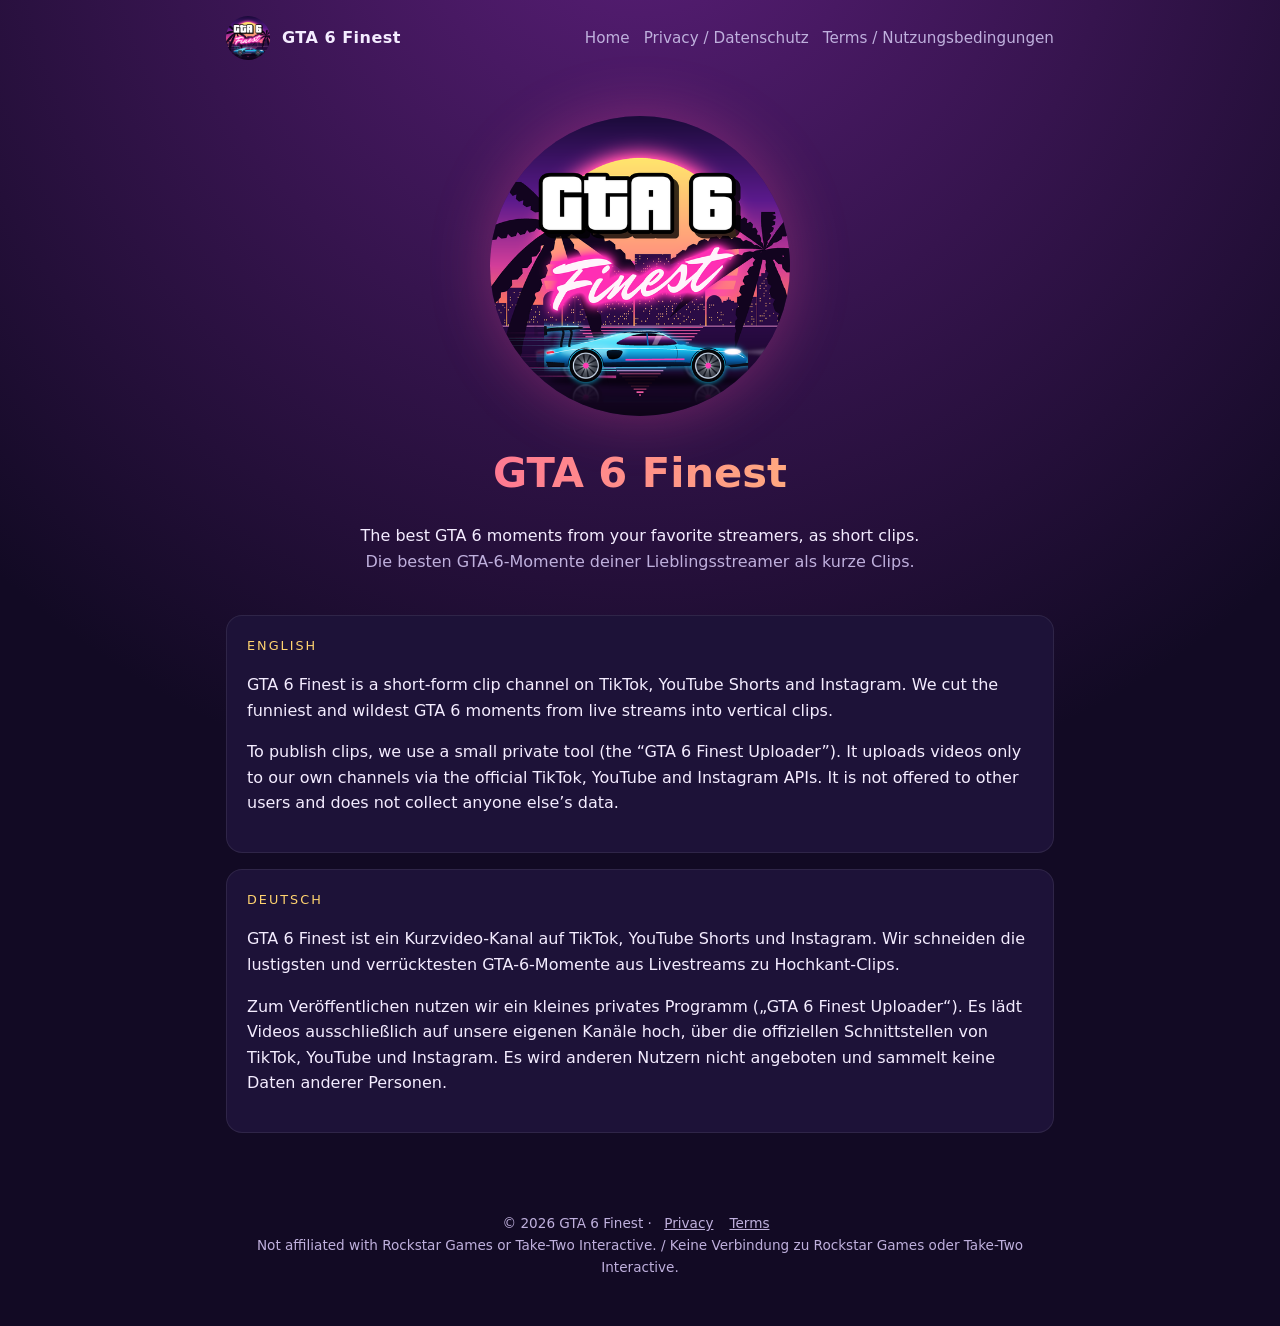
<file: index.html>
<!doctype html><html lang="en"><head><meta charset="utf-8"><meta name="viewport" content="width=device-width,initial-scale=1">
<title>Home – GTA 6 Finest</title><link rel="icon" href="assets/favicon.png"><link rel="stylesheet" href="assets/style.css"></head><body>
<header><img src="assets/logo.png" alt=""><span class="name">GTA 6 Finest</span>
<nav><a href="index.html">Home</a><a href="privacy.html">Privacy / Datenschutz</a><a href="terms.html">Terms / Nutzungsbedingungen</a></nav></header><main>
<section class="hero"><img src="assets/logo.png" alt="GTA 6 Finest logo"><h1>GTA 6 Finest</h1>
<p>The best GTA 6 moments from your favorite streamers, as short clips.<br><span class="muted">Die besten GTA-6-Momente deiner Lieblingsstreamer als kurze Clips.</span></p></section>
<div class="card"><div class="lang">English</div>
<p>GTA 6 Finest is a short-form clip channel on TikTok, YouTube Shorts and Instagram. We cut the funniest and wildest GTA 6 moments from live streams into vertical clips.</p>
<p>To publish clips, we use a small private tool (the “GTA 6 Finest Uploader”). It uploads videos only to our own channels via the official TikTok, YouTube and Instagram APIs. It is not offered to other users and does not collect anyone else’s data.</p></div>
<div class="card"><div class="lang">Deutsch</div>
<p>GTA 6 Finest ist ein Kurzvideo-Kanal auf TikTok, YouTube Shorts und Instagram. Wir schneiden die lustigsten und verrücktesten GTA-6-Momente aus Livestreams zu Hochkant-Clips.</p>
<p>Zum Veröffentlichen nutzen wir ein kleines privates Programm („GTA 6 Finest Uploader“). Es lädt Videos ausschließlich auf unsere eigenen Kanäle hoch, über die offiziellen Schnittstellen von TikTok, YouTube und Instagram. Es wird anderen Nutzern nicht angeboten und sammelt keine Daten anderer Personen.</p></div>
</main><footer>© 2026 GTA 6 Finest · <a href="privacy.html">Privacy</a><a href="terms.html">Terms</a><br>Not affiliated with Rockstar Games or Take-Two Interactive. / Keine Verbindung zu Rockstar Games oder Take-Two Interactive.</footer></body></html>
</file>
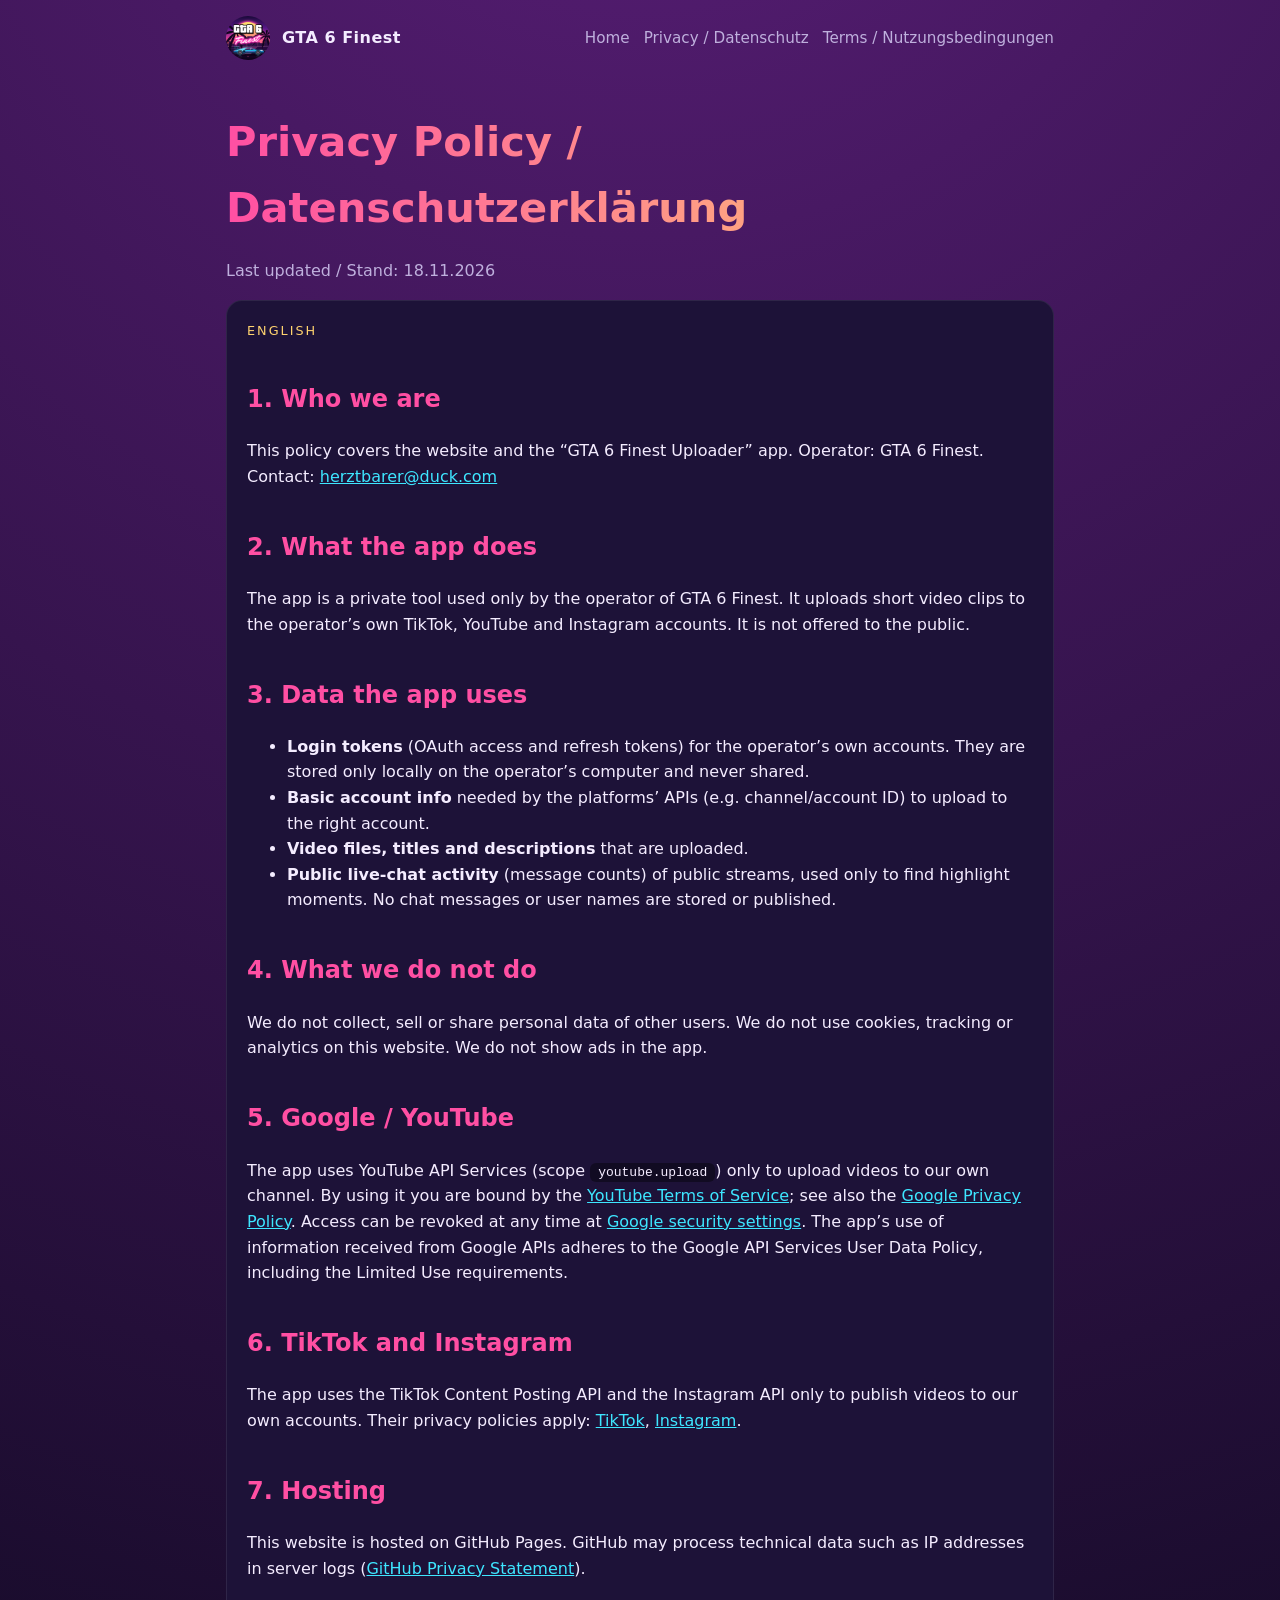
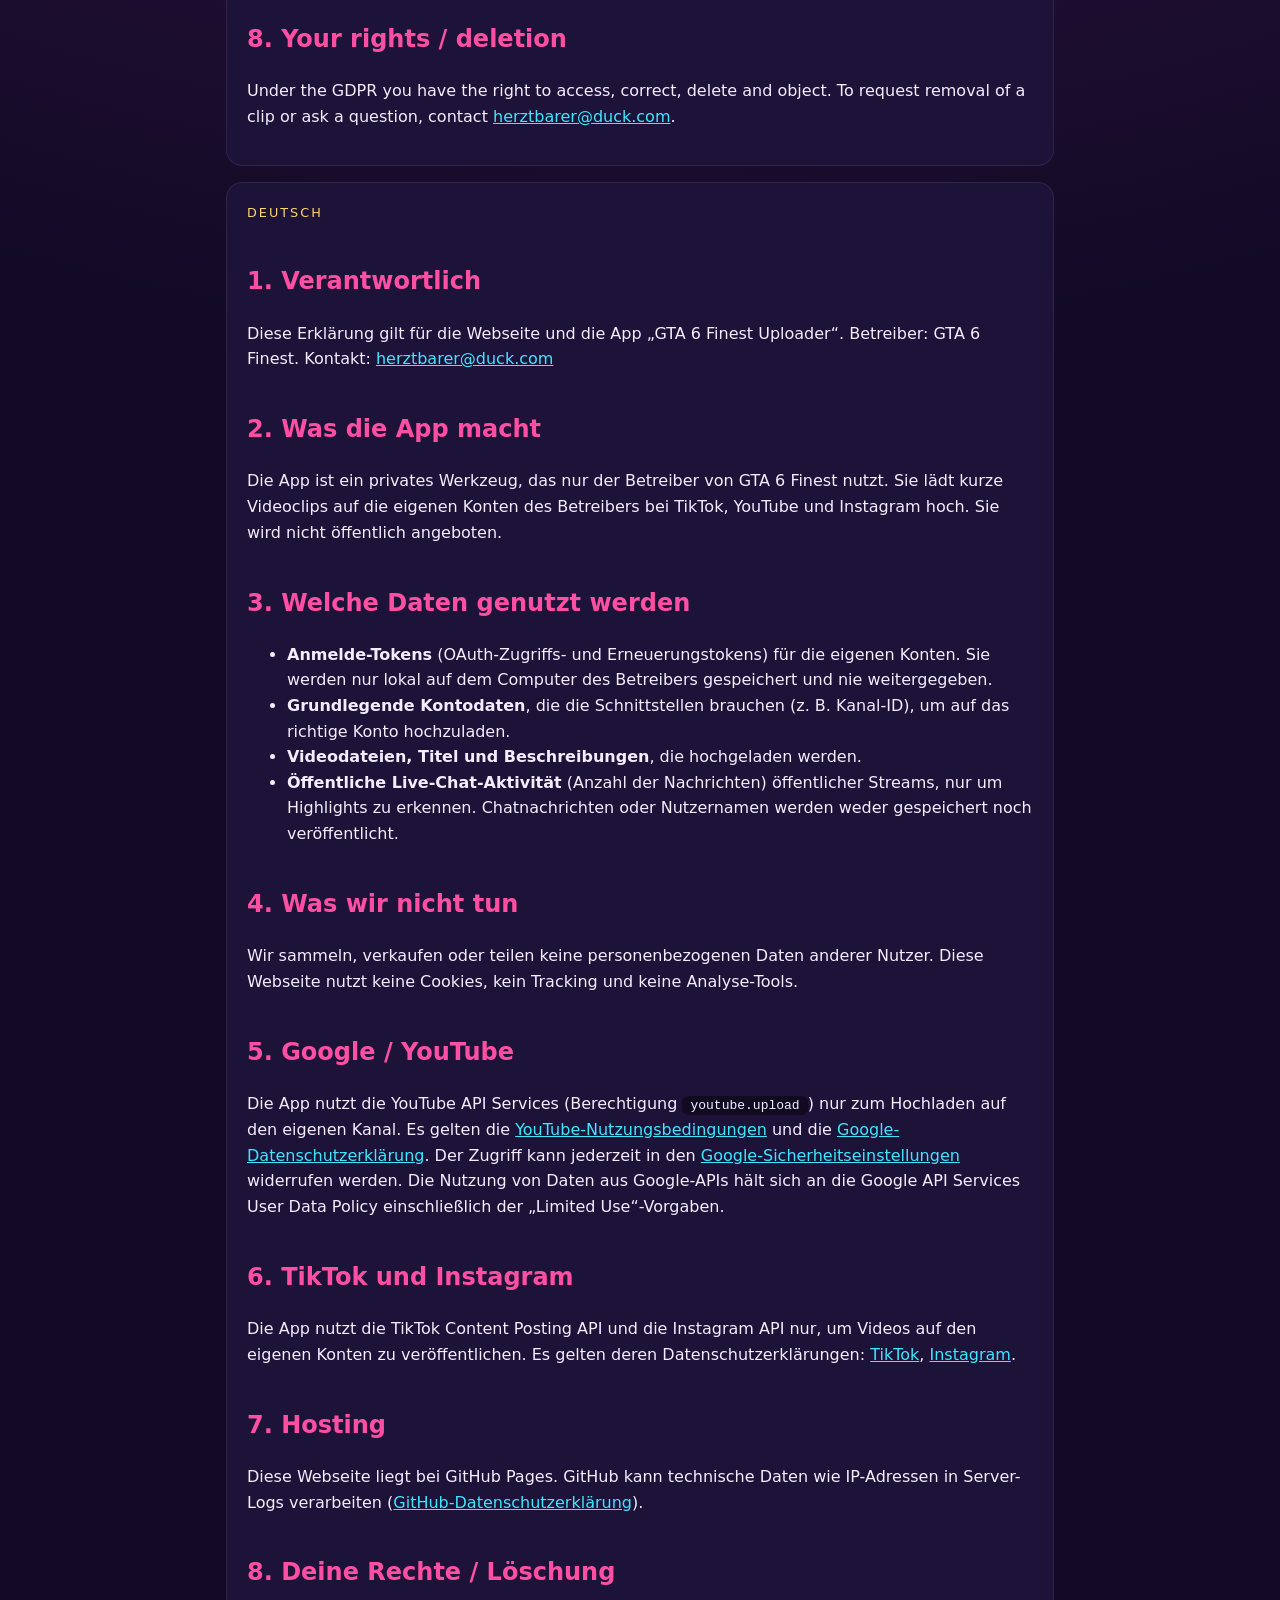
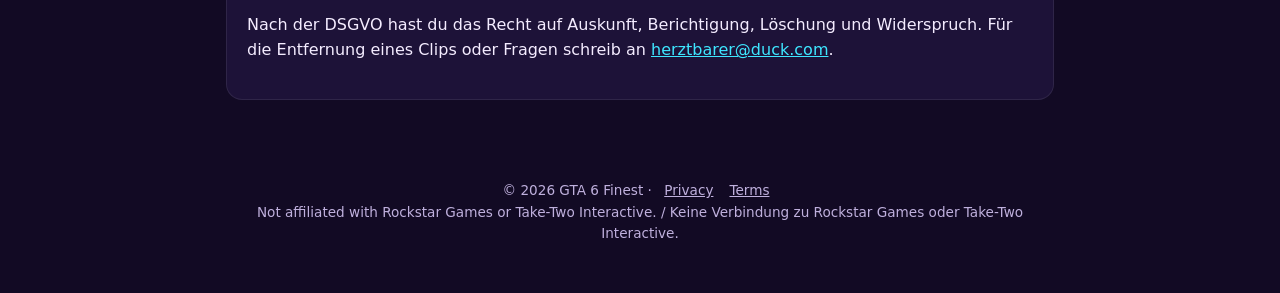
<file: privacy.html>
<!doctype html><html lang="en"><head><meta charset="utf-8"><meta name="viewport" content="width=device-width,initial-scale=1">
<title>Privacy Policy – GTA 6 Finest</title><link rel="icon" href="assets/favicon.png"><link rel="stylesheet" href="assets/style.css"></head><body>
<header><img src="assets/logo.png" alt=""><span class="name">GTA 6 Finest</span>
<nav><a href="index.html">Home</a><a href="privacy.html">Privacy / Datenschutz</a><a href="terms.html">Terms / Nutzungsbedingungen</a></nav></header><main>
<h1>Privacy Policy / Datenschutzerklärung</h1><p class="muted">Last updated / Stand: 18.11.2026</p>
<div class="card"><div class="lang">English</div>
<h2>1. Who we are</h2><p>This policy covers the website and the “GTA 6 Finest Uploader” app. Operator: GTA 6 Finest. Contact: <a href="mailto:herztbarer@duck.com">herztbarer@duck.com</a></p>
<h2>2. What the app does</h2><p>The app is a private tool used only by the operator of GTA 6 Finest. It uploads short video clips to the operator’s own TikTok, YouTube and Instagram accounts. It is not offered to the public.</p>
<h2>3. Data the app uses</h2><ul>
<li><b>Login tokens</b> (OAuth access and refresh tokens) for the operator’s own accounts. They are stored only locally on the operator’s computer and never shared.</li>
<li><b>Basic account info</b> needed by the platforms’ APIs (e.g. channel/account ID) to upload to the right account.</li>
<li><b>Video files, titles and descriptions</b> that are uploaded.</li>
<li><b>Public live-chat activity</b> (message counts) of public streams, used only to find highlight moments. No chat messages or user names are stored or published.</li></ul>
<h2>4. What we do not do</h2><p>We do not collect, sell or share personal data of other users. We do not use cookies, tracking or analytics on this website. We do not show ads in the app.</p>
<h2>5. Google / YouTube</h2><p>The app uses YouTube API Services (scope <code>youtube.upload</code>) only to upload videos to our own channel. By using it you are bound by the <a href="https://www.youtube.com/t/terms">YouTube Terms of Service</a>; see also the <a href="https://policies.google.com/privacy">Google Privacy Policy</a>. Access can be revoked at any time at <a href="https://myaccount.google.com/permissions">Google security settings</a>. The app’s use of information received from Google APIs adheres to the Google API Services User Data Policy, including the Limited Use requirements.</p>
<h2>6. TikTok and Instagram</h2><p>The app uses the TikTok Content Posting API and the Instagram API only to publish videos to our own accounts. Their privacy policies apply: <a href="https://www.tiktok.com/legal/privacy-policy">TikTok</a>, <a href="https://privacycenter.instagram.com/policy">Instagram</a>.</p>
<h2>7. Hosting</h2><p>This website is hosted on GitHub Pages. GitHub may process technical data such as IP addresses in server logs (<a href="https://docs.github.com/site-policy/privacy-policies/github-general-privacy-statement">GitHub Privacy Statement</a>).</p>
<h2>8. Your rights / deletion</h2><p>Under the GDPR you have the right to access, correct, delete and object. To request removal of a clip or ask a question, contact <a href="mailto:herztbarer@duck.com">herztbarer@duck.com</a>.</p></div>
<div class="card"><div class="lang">Deutsch</div>
<h2>1. Verantwortlich</h2><p>Diese Erklärung gilt für die Webseite und die App „GTA 6 Finest Uploader“. Betreiber: GTA 6 Finest. Kontakt: <a href="mailto:herztbarer@duck.com">herztbarer@duck.com</a></p>
<h2>2. Was die App macht</h2><p>Die App ist ein privates Werkzeug, das nur der Betreiber von GTA 6 Finest nutzt. Sie lädt kurze Videoclips auf die eigenen Konten des Betreibers bei TikTok, YouTube und Instagram hoch. Sie wird nicht öffentlich angeboten.</p>
<h2>3. Welche Daten genutzt werden</h2><ul>
<li><b>Anmelde-Tokens</b> (OAuth-Zugriffs- und Erneuerungstokens) für die eigenen Konten. Sie werden nur lokal auf dem Computer des Betreibers gespeichert und nie weitergegeben.</li>
<li><b>Grundlegende Kontodaten</b>, die die Schnittstellen brauchen (z. B. Kanal-ID), um auf das richtige Konto hochzuladen.</li>
<li><b>Videodateien, Titel und Beschreibungen</b>, die hochgeladen werden.</li>
<li><b>Öffentliche Live-Chat-Aktivität</b> (Anzahl der Nachrichten) öffentlicher Streams, nur um Highlights zu erkennen. Chatnachrichten oder Nutzernamen werden weder gespeichert noch veröffentlicht.</li></ul>
<h2>4. Was wir nicht tun</h2><p>Wir sammeln, verkaufen oder teilen keine personenbezogenen Daten anderer Nutzer. Diese Webseite nutzt keine Cookies, kein Tracking und keine Analyse-Tools.</p>
<h2>5. Google / YouTube</h2><p>Die App nutzt die YouTube API Services (Berechtigung <code>youtube.upload</code>) nur zum Hochladen auf den eigenen Kanal. Es gelten die <a href="https://www.youtube.com/t/terms">YouTube-Nutzungsbedingungen</a> und die <a href="https://policies.google.com/privacy">Google-Datenschutzerklärung</a>. Der Zugriff kann jederzeit in den <a href="https://myaccount.google.com/permissions">Google-Sicherheitseinstellungen</a> widerrufen werden. Die Nutzung von Daten aus Google-APIs hält sich an die Google API Services User Data Policy einschließlich der „Limited Use“-Vorgaben.</p>
<h2>6. TikTok und Instagram</h2><p>Die App nutzt die TikTok Content Posting API und die Instagram API nur, um Videos auf den eigenen Konten zu veröffentlichen. Es gelten deren Datenschutzerklärungen: <a href="https://www.tiktok.com/legal/privacy-policy">TikTok</a>, <a href="https://privacycenter.instagram.com/policy">Instagram</a>.</p>
<h2>7. Hosting</h2><p>Diese Webseite liegt bei GitHub Pages. GitHub kann technische Daten wie IP-Adressen in Server-Logs verarbeiten (<a href="https://docs.github.com/site-policy/privacy-policies/github-general-privacy-statement">GitHub-Datenschutzerklärung</a>).</p>
<h2>8. Deine Rechte / Löschung</h2><p>Nach der DSGVO hast du das Recht auf Auskunft, Berichtigung, Löschung und Widerspruch. Für die Entfernung eines Clips oder Fragen schreib an <a href="mailto:herztbarer@duck.com">herztbarer@duck.com</a>.</p></div>
</main><footer>© 2026 GTA 6 Finest · <a href="privacy.html">Privacy</a><a href="terms.html">Terms</a><br>Not affiliated with Rockstar Games or Take-Two Interactive. / Keine Verbindung zu Rockstar Games oder Take-Two Interactive.</footer></body></html>
</file>
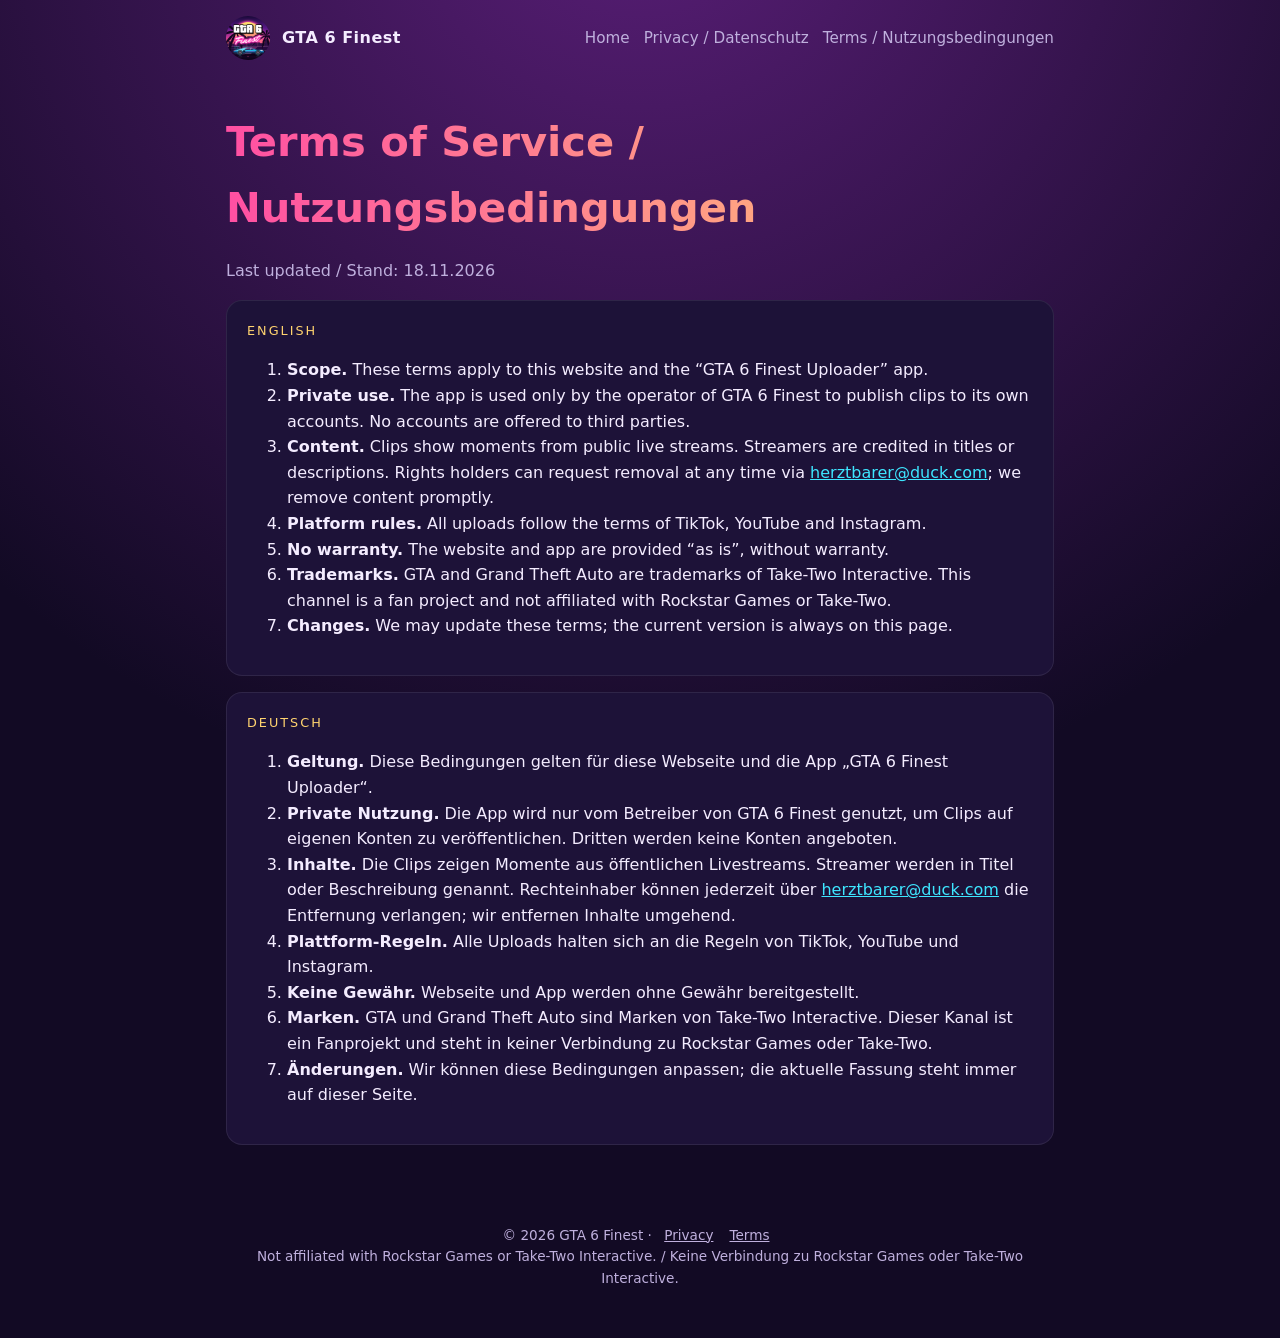
<file: terms.html>
<!doctype html><html lang="en"><head><meta charset="utf-8"><meta name="viewport" content="width=device-width,initial-scale=1">
<title>Terms of Service – GTA 6 Finest</title><link rel="icon" href="assets/favicon.png"><link rel="stylesheet" href="assets/style.css"></head><body>
<header><img src="assets/logo.png" alt=""><span class="name">GTA 6 Finest</span>
<nav><a href="index.html">Home</a><a href="privacy.html">Privacy / Datenschutz</a><a href="terms.html">Terms / Nutzungsbedingungen</a></nav></header><main>
<h1>Terms of Service / Nutzungsbedingungen</h1><p class="muted">Last updated / Stand: 18.11.2026</p>
<div class="card"><div class="lang">English</div><ol>
<li><b>Scope.</b> These terms apply to this website and the “GTA 6 Finest Uploader” app.</li>
<li><b>Private use.</b> The app is used only by the operator of GTA 6 Finest to publish clips to its own accounts. No accounts are offered to third parties.</li>
<li><b>Content.</b> Clips show moments from public live streams. Streamers are credited in titles or descriptions. Rights holders can request removal at any time via <a href="mailto:herztbarer@duck.com">herztbarer@duck.com</a>; we remove content promptly.</li>
<li><b>Platform rules.</b> All uploads follow the terms of TikTok, YouTube and Instagram.</li>
<li><b>No warranty.</b> The website and app are provided “as is”, without warranty.</li>
<li><b>Trademarks.</b> GTA and Grand Theft Auto are trademarks of Take-Two Interactive. This channel is a fan project and not affiliated with Rockstar Games or Take-Two.</li>
<li><b>Changes.</b> We may update these terms; the current version is always on this page.</li></ol></div>
<div class="card"><div class="lang">Deutsch</div><ol>
<li><b>Geltung.</b> Diese Bedingungen gelten für diese Webseite und die App „GTA 6 Finest Uploader“.</li>
<li><b>Private Nutzung.</b> Die App wird nur vom Betreiber von GTA 6 Finest genutzt, um Clips auf eigenen Konten zu veröffentlichen. Dritten werden keine Konten angeboten.</li>
<li><b>Inhalte.</b> Die Clips zeigen Momente aus öffentlichen Livestreams. Streamer werden in Titel oder Beschreibung genannt. Rechteinhaber können jederzeit über <a href="mailto:herztbarer@duck.com">herztbarer@duck.com</a> die Entfernung verlangen; wir entfernen Inhalte umgehend.</li>
<li><b>Plattform-Regeln.</b> Alle Uploads halten sich an die Regeln von TikTok, YouTube und Instagram.</li>
<li><b>Keine Gewähr.</b> Webseite und App werden ohne Gewähr bereitgestellt.</li>
<li><b>Marken.</b> GTA und Grand Theft Auto sind Marken von Take-Two Interactive. Dieser Kanal ist ein Fanprojekt und steht in keiner Verbindung zu Rockstar Games oder Take-Two.</li>
<li><b>Änderungen.</b> Wir können diese Bedingungen anpassen; die aktuelle Fassung steht immer auf dieser Seite.</li></ol></div>
</main><footer>© 2026 GTA 6 Finest · <a href="privacy.html">Privacy</a><a href="terms.html">Terms</a><br>Not affiliated with Rockstar Games or Take-Two Interactive. / Keine Verbindung zu Rockstar Games oder Take-Two Interactive.</footer></body></html>
</file>
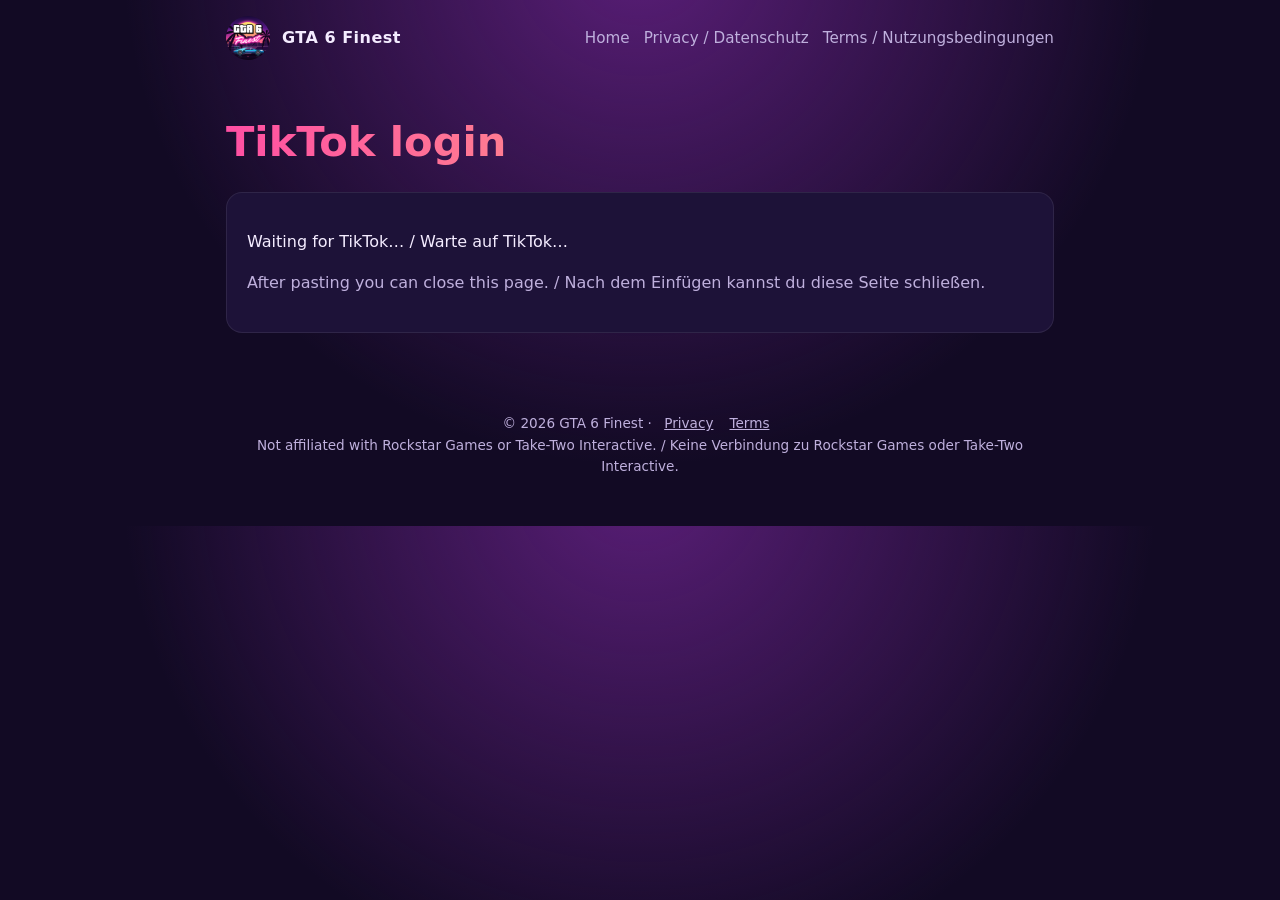
<file: tiktok-callback.html>
<!doctype html><html lang="en"><head><meta charset="utf-8"><meta name="viewport" content="width=device-width,initial-scale=1">
<title>TikTok Login – GTA 6 Finest</title><link rel="icon" href="assets/favicon.png"><link rel="stylesheet" href="assets/style.css"></head><body>
<header><img src="assets/logo.png" alt=""><span class="name">GTA 6 Finest</span>
<nav><a href="index.html">Home</a><a href="privacy.html">Privacy / Datenschutz</a><a href="terms.html">Terms / Nutzungsbedingungen</a></nav></header><main>
<h1>TikTok login</h1>
<div class="card"><p id="msg">Waiting for TikTok… / Warte auf TikTok…</p>
<div id="ok" hidden>
<p><b>Copy this whole address and paste it into the bot window.</b><br>
<b>Kopiere diese komplette Adresse und füge sie im Bot-Fenster ein.</b></p>
<textarea id="url" readonly rows="4" style="width:100%;font:14px monospace;word-break:break-all"></textarea>
<p><button id="copy" type="button" style="font-size:18px;padding:10px 18px;cursor:pointer">Copy / Kopieren</button>
<span id="done" class="muted"></span></p>
</div>
<p class="muted">After pasting you can close this page. / Nach dem Einfügen kannst du diese Seite schließen.</p></div>
<script>
const p=new URLSearchParams(location.search),c=p.get('code'),e=p.get('error');
const m=document.getElementById('msg'),u=document.getElementById('url');
if(c){m.textContent='Login successful / Anmeldung erfolgreich';document.getElementById('ok').hidden=false;u.value=location.href;
  document.getElementById('copy').onclick=async()=>{try{await navigator.clipboard.writeText(location.href);}
    catch(_){u.select();document.execCommand('copy');}document.getElementById('done').textContent='✓ copied / kopiert';};}
else if(e){m.textContent='Error / Fehler: '+e+' '+(p.get('error_description')||'');}
</script>
</main><footer>© 2026 GTA 6 Finest · <a href="privacy.html">Privacy</a><a href="terms.html">Terms</a><br>Not affiliated with Rockstar Games or Take-Two Interactive. / Keine Verbindung zu Rockstar Games oder Take-Two Interactive.</footer></body></html>
</file>
<file: assets/style.css>
:root{--bg:#120a24;--card:#1d1238;--text:#f4ecff;--muted:#bfb0dd;--pink:#ff4fa3;--cyan:#3ee6ff;--gold:#ffd36f}
*{box-sizing:border-box}
body{margin:0;font-family:system-ui,-apple-system,"Segoe UI",Roboto,sans-serif;background:var(--bg);background-image:radial-gradient(circle at 50% -10%,#5a1e78 0%,transparent 60%);color:var(--text);line-height:1.6}
a{color:var(--cyan)}
header{display:flex;align-items:center;gap:12px;padding:16px;max-width:860px;margin:0 auto}
header img{width:44px;height:44px;border-radius:50%}
header .name{font-weight:800;letter-spacing:.5px}
nav{margin-left:auto;display:flex;gap:14px;flex-wrap:wrap;font-size:.95rem}
nav a{color:var(--muted);text-decoration:none}nav a:hover{color:var(--pink)}
main{max-width:860px;margin:0 auto;padding:16px}
.hero{text-align:center;padding:24px 0 8px}
.hero img{width:min(300px,70vw);border-radius:50%;box-shadow:0 0 60px #ff4fa355}
h1{font-size:clamp(1.8rem,5vw,2.6rem);margin:.4em 0;background:linear-gradient(90deg,var(--pink),var(--gold));-webkit-background-clip:text;background-clip:text;color:transparent}
h2{color:var(--pink);margin-top:1.6em}
.card{background:var(--card);border:1px solid #ffffff14;border-radius:16px;padding:20px;margin:16px 0}
.lang{font-size:.8rem;color:var(--gold);text-transform:uppercase;letter-spacing:2px}
.muted{color:var(--muted)}
.ph{background:#ffd36f22;color:var(--gold);padding:0 4px;border-radius:4px}
code{background:#0006;padding:2px 8px;border-radius:6px;word-break:break-all}
footer{max-width:860px;margin:32px auto;padding:16px;color:var(--muted);font-size:.85rem;text-align:center}
footer a{color:var(--muted);margin:0 8px}
</file>
